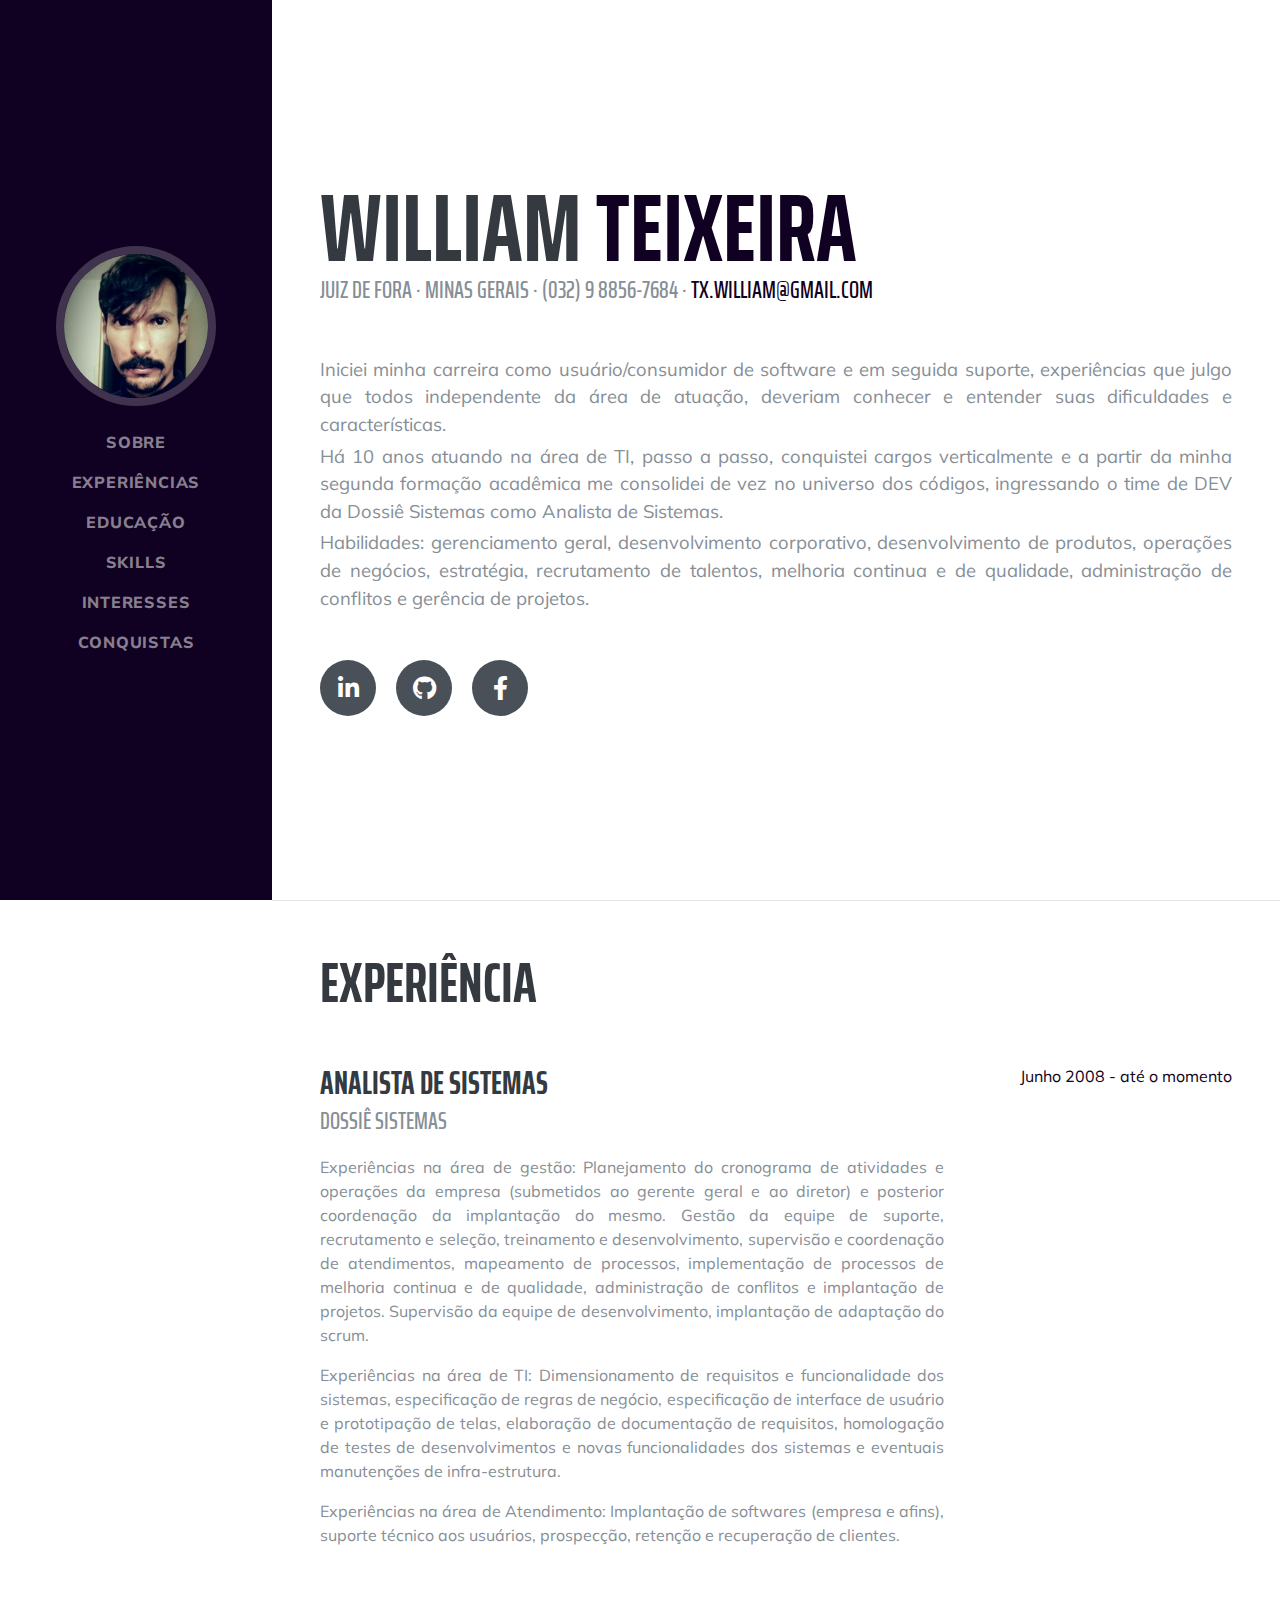
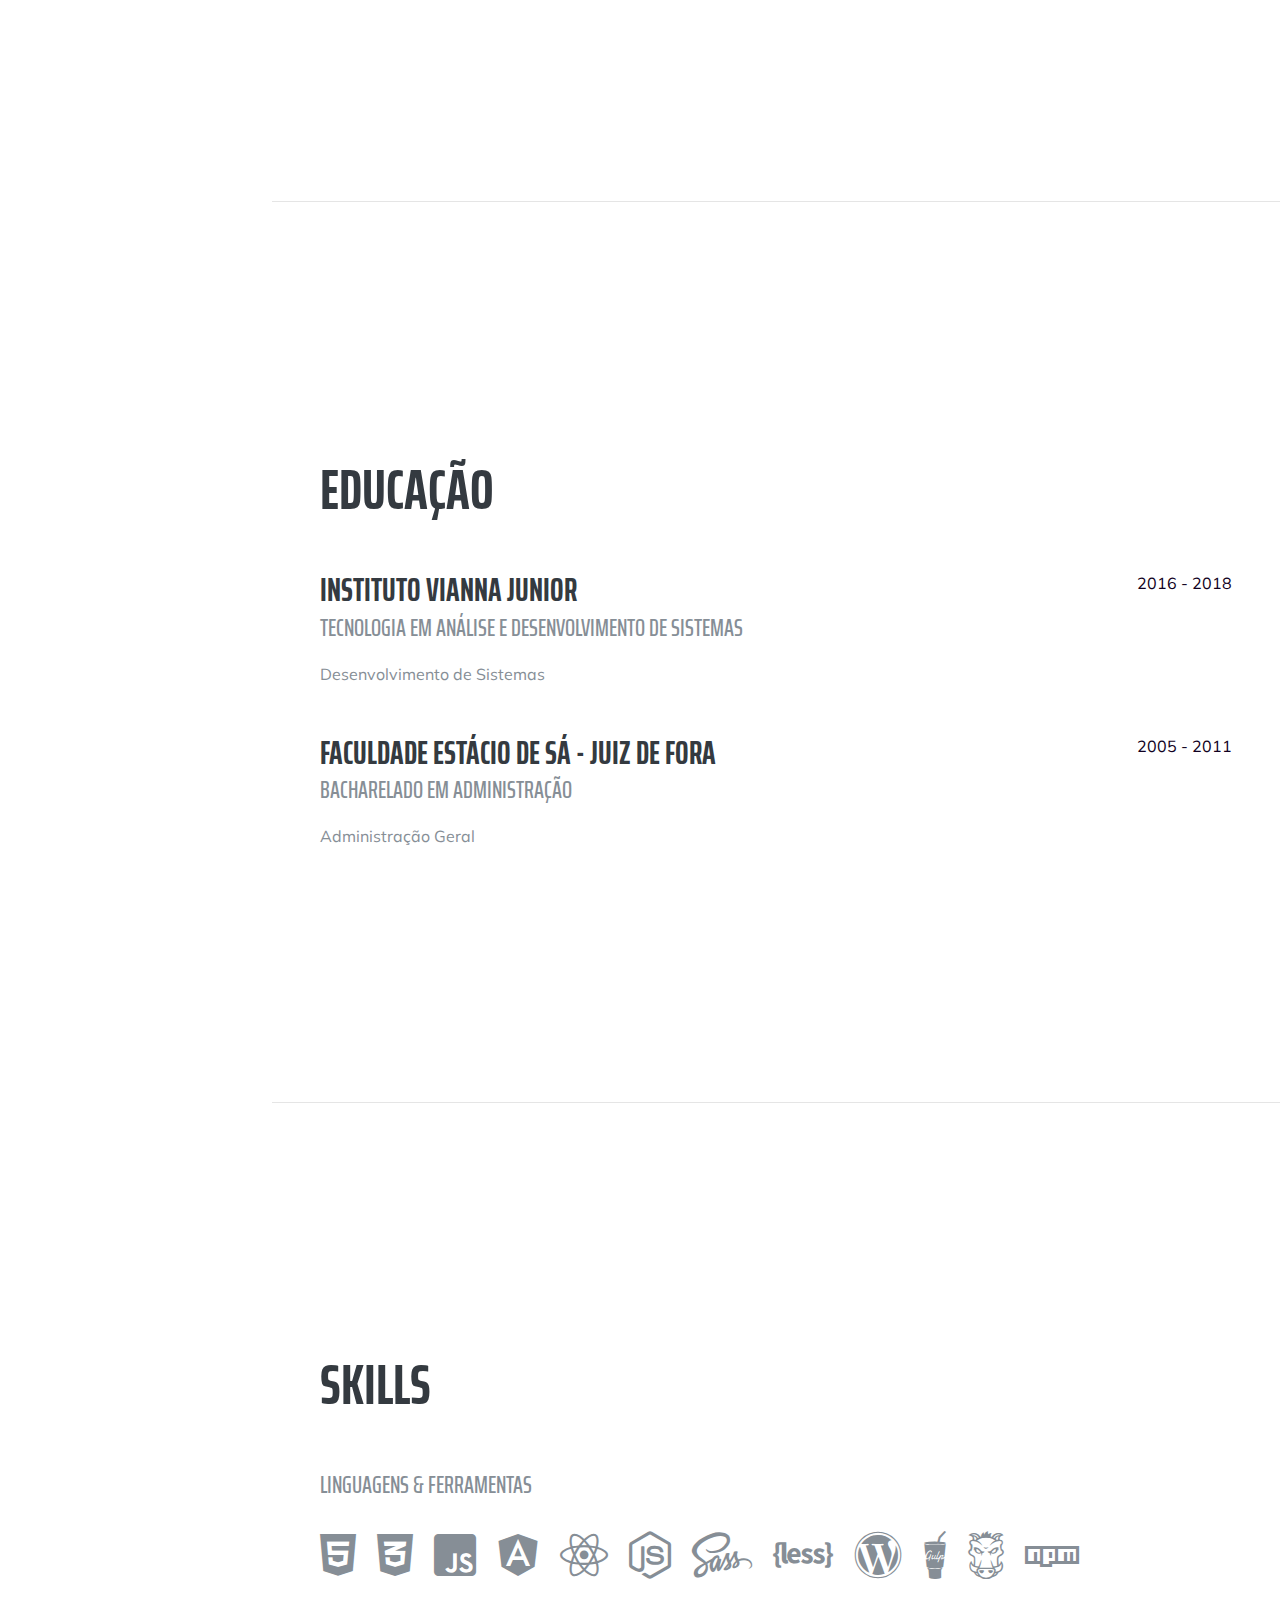
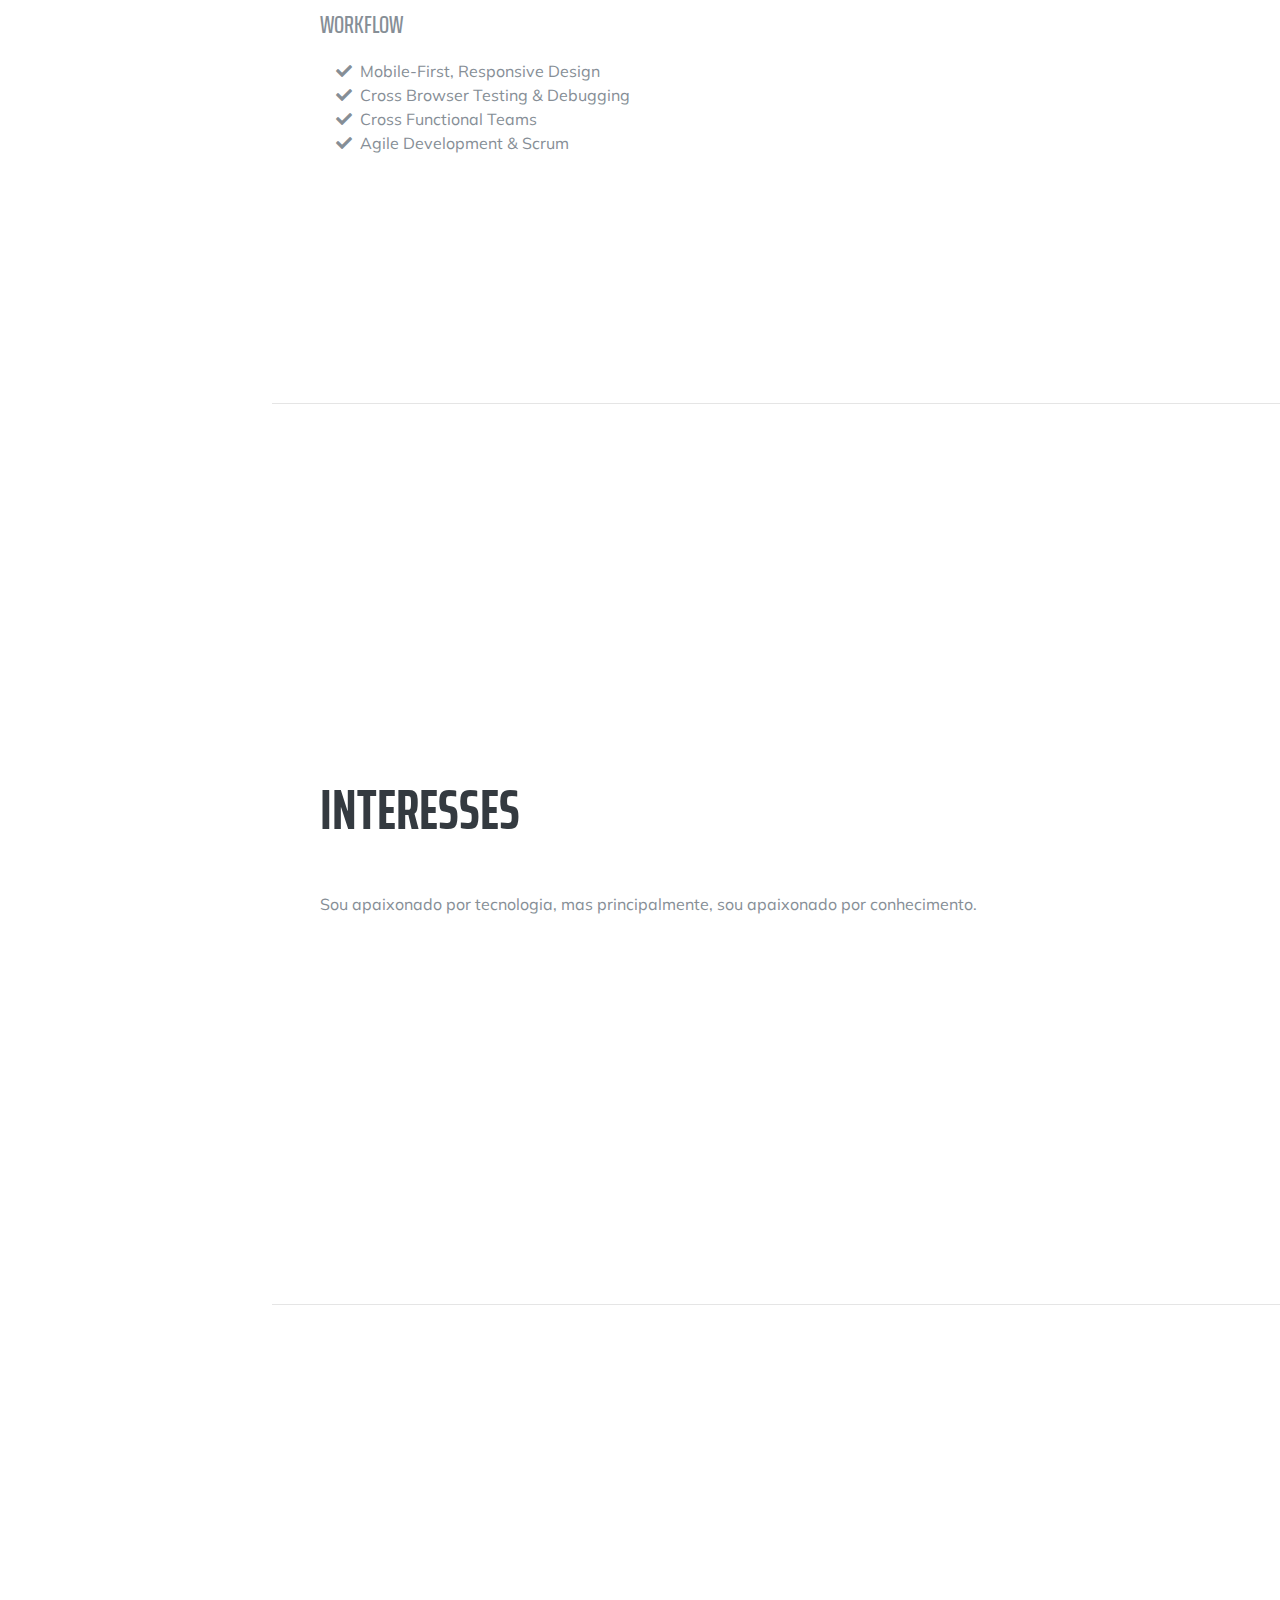
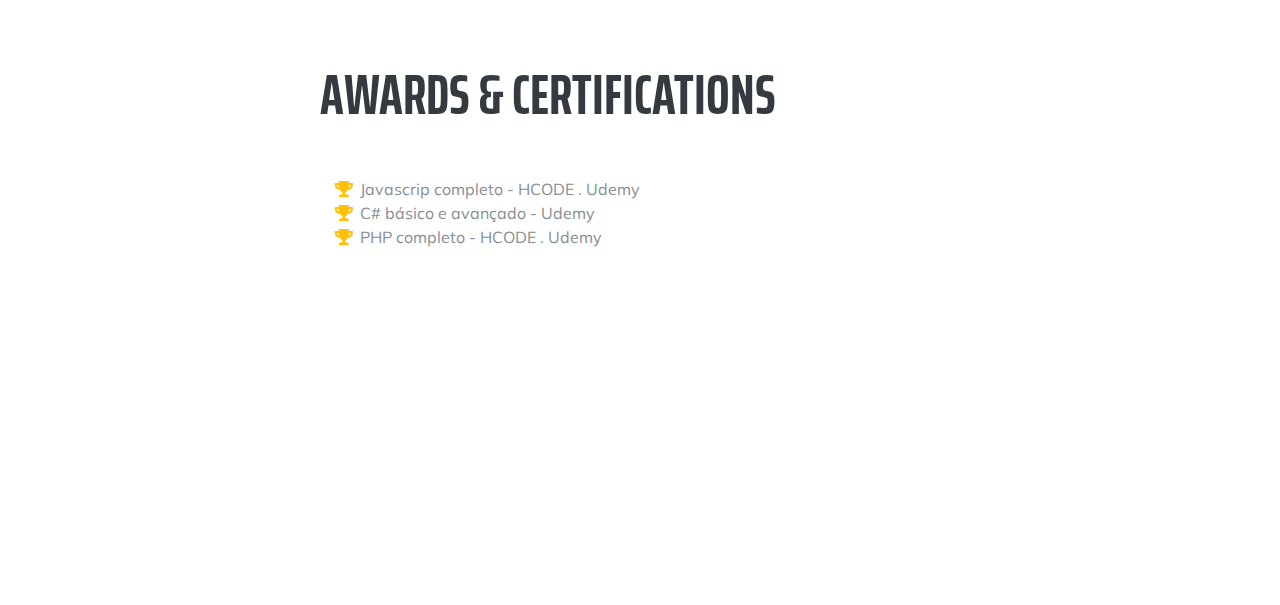
<file: index.html>
<!DOCTYPE html>
<html lang="pt-br">

<head>
  <!-- Global site tag (gtag.js) - Google Analytics -->
  <script async src="https://www.googletagmanager.com/gtag/js?id=UA-86459520-7"></script>
  <script>
    window.dataLayer = window.dataLayer || [];
    function gtag(){dataLayer.push(arguments);}
    gtag('js', new Date());

    gtag('config', 'UA-86459520-7');
  </script>

  <meta charset="utf-8">
  <meta name="viewport" content="width=device-width, initial-scale=1, shrink-to-fit=no">
  <meta name="description" content="Portifólio William Teixeira">
  <meta name="author" content="William Teixeira">

  <!-- Google SearchConsole -->
  <meta name="google-site-verification" content="RW__nsP-EQB4OsCZEG-vm6XinUqNikGSyDsqMlhE3-8" />

  <title>William Teixeira Developer</title>

  <!-- Bootstrap core CSS -->
  <link rel="stylesheet" href="https://stackpath.bootstrapcdn.com/bootstrap/4.4.1/css/bootstrap.min.css"
        integrity="sha384-Vkoo8x4CGsO3+Hhxv8T/Q5PaXtkKtu6ug5TOeNV6gBiFeWPGFN9MuhOf23Q9Ifjh" crossorigin="anonymous">
    <link rel="stylesheet" href="https://cdnjs.cloudflare.com/ajax/libs/font-awesome/5.13.0/css/all.min.css">
   
  <!-- Custom fonts for this template -->
  <link href="https://fonts.googleapis.com/css?family=Saira+Extra+Condensed:500,700" rel="stylesheet">
  <link href="https://fonts.googleapis.com/css?family=Muli:400,400i,800,800i" rel="stylesheet">
  
  <!-- Custom styles for this template -->
  <link href="css/style.css" rel="stylesheet">

</head>

<body id="page-top">

  <nav class="navbar navbar-expand-lg navbar-dark bg-primary fixed-top" id="sideNav">
    <a class="navbar-brand js-scroll-trigger" href="#page-top">
      <span class="d-block d-lg-none">William Teixeira</span>
      <span class="d-none d-lg-block">
        <img class="img-fluid img-profile rounded-circle mx-auto mb-2" src="img/profile.jpg" alt="">
      </span>
    </a>
    <button class="navbar-toggler" type="button" data-toggle="collapse" data-target="#navbarSupportedContent" aria-controls="navbarSupportedContent" aria-expanded="false" aria-label="Toggle navigation">
      <span class="navbar-toggler-icon"></span>
    </button>
    <div class="collapse navbar-collapse" id="navbarSupportedContent">
      <ul class="navbar-nav">
        <li class="nav-item">
          <a class="nav-link js-scroll-trigger" href="#about">Sobre</a>
        </li>
        <li class="nav-item">
          <a class="nav-link js-scroll-trigger" href="#experience">Experiências</a>
        </li>
        <li class="nav-item">
          <a class="nav-link js-scroll-trigger" href="#education">Educação</a>
        </li>
        <li class="nav-item">
          <a class="nav-link js-scroll-trigger" href="#skills">Skills</a>
        </li>
        <li class="nav-item">
          <a class="nav-link js-scroll-trigger" href="#interests">Interesses</a>
        </li>
        <li class="nav-item">
          <a class="nav-link js-scroll-trigger" href="#awards">Conquistas</a>
        </li>
      </ul>
    </div>
  </nav>

  <div class="container-fluid p-0">

    <section class="resume-section p-3 p-lg-5 d-flex align-items-center" id="about">
      <div class="w-100">
        <h1 class="mb-0">William
          <span class="text-primary">Teixeira</span>
        </h1>
        <div class="subheading mb-5">Juiz de Fora · Minas Gerais · (032) 9 8856-7684 ·
          <a href="mailto:tx.william@gmail.com">tx.william@gmail.com</a>
        </div>
        <p class="lead mb-1 text-justify">
          Iniciei minha carreira como usuário/consumidor de software e em seguida suporte, experiências que julgo que todos independente da área de atuação, deveriam conhecer e entender suas dificuldades e características.
        </p>
        <p class="lead mb-1 text-justify">
          Há 10 anos atuando na área de TI, passo a passo, conquistei cargos verticalmente e a partir da minha segunda formação acadêmica me consolidei de vez no universo dos códigos, ingressando o time de DEV da Dossiê Sistemas como Analista de Sistemas.
        </p>
        <p class="lead mb-5 text-justify">
          Habilidades: gerenciamento geral, desenvolvimento corporativo, desenvolvimento de produtos, operações de negócios, estratégia, recrutamento de talentos, melhoria continua e de qualidade, administração de conflitos e gerência de projetos.
        </p>
        <div class="social-icons">
          <a href="https://www.linkedin.com/in/william-teixeira-developer/">
            <i class="fab fa-linkedin-in"></i>
          </a>
          <a href="https://github.com/WilliamTeixeira">
            <i class="fab fa-github"></i>
          </a>
          <a href="https://www.facebook.com/william.teixeira.75">
            <i class="fab fa-facebook-f"></i>
          </a>
        </div>
      </div>
    </section>

    <hr class="m-0">

    <section class="resume-section p-3 p-lg-5 d-flex justify-content-center" id="experience">
      <div class="w-100">
        <h2 class="mb-5">Experiência</h2>

        <div class="resume-item d-flex flex-column flex-md-row justify-content-between mb-5">
          <div class="resume-content">
            <h3 class="mb-0">Analista de Sistemas</h3>
            <div class="subheading mb-3">Dossiê Sistemas</div>
            <p>
              Experiências na área de gestão:
              Planejamento do cronograma de atividades e operações da empresa (submetidos ao gerente geral e ao diretor) e posterior coordenação da implantação do mesmo.
            
              Gestão da equipe de suporte, recrutamento e seleção, treinamento e desenvolvimento, supervisão e coordenação de atendimentos, mapeamento de processos, implementação de processos de melhoria continua e de qualidade, administração de conflitos e implantação de projetos.

              Supervisão da equipe de desenvolvimento, implantação de adaptação do scrum.
            </p>
            <p>
              Experiências na área de TI:
              Dimensionamento de requisitos e funcionalidade dos sistemas, especificação de regras de negócio, especificação de interface de usuário e prototipação de telas, elaboração de documentação de requisitos, homologação de testes de desenvolvimentos e novas funcionalidades dos sistemas e eventuais manutenções de infra-estrutura.
            </p>
            <p>
              Experiências na área de Atendimento:
              Implantação de softwares (empresa e afins), suporte técnico aos usuários, prospecção, retenção e recuperação de clientes.
            </p>
          </div>
          <div class="resume-date text-md-right">
            <span class="text-primary">Junho 2008 - até o momento</span>
          </div>
        </div>

      </div>

    </section>

    <hr class="m-0">

    <section class="resume-section p-3 p-lg-5 d-flex align-items-center" id="education">
      <div class="w-100">
        <h2 class="mb-5">Educação</h2>

        <div class="resume-item d-flex flex-column flex-md-row justify-content-between mb-5">
          <div class="resume-content">
            <h3 class="mb-0">Instituto Vianna Junior</h3>
            <div class="subheading mb-3">Tecnologia em Análise e Desenvolvimento de Sistemas</div>
            <div>Desenvolvimento de Sistemas</div>
          </div>
          <div class="resume-date text-md-right">
            <span class="text-primary">2016 - 2018</span>
          </div>
        </div>

        <div class="resume-item d-flex flex-column flex-md-row justify-content-between">
          <div class="resume-content">
            <h3 class="mb-0">Faculdade Estácio de Sá - Juiz de Fora</h3>
            <div class="subheading mb-3">Bacharelado em Administração</div>
            <div>Administração Geral</div>
          </div>
          <div class="resume-date text-md-right">
            <span class="text-primary">2005 - 2011</span>
          </div>
        </div>

      </div>
    </section>

    <hr class="m-0">

    <section class="resume-section p-3 p-lg-5 d-flex align-items-center" id="skills">
      <div class="w-100">
        <h2 class="mb-5">Skills</h2>

        <div class="subheading mb-3">Linguagens &amp; Ferramentas</div>
        <ul class="list-inline dev-icons">
          <li class="list-inline-item">
            <i class="fab fa-html5"></i>
          </li>
          <li class="list-inline-item">
            <i class="fab fa-css3-alt"></i>
          </li>
          <li class="list-inline-item">
            <i class="fab fa-js-square"></i>
          </li>
          <li class="list-inline-item">
            <i class="fab fa-angular"></i>
          </li>
          <li class="list-inline-item">
            <i class="fab fa-react"></i>
          </li>
          <li class="list-inline-item">
            <i class="fab fa-node-js"></i>
          </li>
          <li class="list-inline-item">
            <i class="fab fa-sass"></i>
          </li>
          <li class="list-inline-item">
            <i class="fab fa-less"></i>
          </li>
          <li class="list-inline-item">
            <i class="fab fa-wordpress"></i>
          </li>
          <li class="list-inline-item">
            <i class="fab fa-gulp"></i>
          </li>
          <li class="list-inline-item">
            <i class="fab fa-grunt"></i>
          </li>
          <li class="list-inline-item">
            <i class="fab fa-npm"></i>
          </li>
        </ul>

        <div class="subheading mb-3">Workflow</div>
        <ul class="fa-ul mb-0">
          <li>
            <i class="fa-li fa fa-check"></i>
            Mobile-First, Responsive Design</li>
          <li>
            <i class="fa-li fa fa-check"></i>
            Cross Browser Testing &amp; Debugging</li>
          <li>
            <i class="fa-li fa fa-check"></i>
            Cross Functional Teams</li>
          <li>
            <i class="fa-li fa fa-check"></i>
            Agile Development &amp; Scrum</li>
        </ul>
      </div>
    </section>

    <hr class="m-0">

    <section class="resume-section p-3 p-lg-5 d-flex align-items-center" id="interests">
      <div class="w-100">
        <h2 class="mb-5">Interesses</h2>
        <p>
          Sou apaixonado por tecnologia, mas principalmente, sou apaixonado por conhecimento. 
        </p>
      </div>
    </section>

    <hr class="m-0">

    <section class="resume-section p-3 p-lg-5 d-flex align-items-center" id="awards">
      <div class="w-100">
        <h2 class="mb-5">Awards &amp; Certifications</h2>
        <ul class="fa-ul mb-0">
          <li>
            <i class="fa-li fa fa-trophy text-warning"></i>
            Javascrip completo - HCODE . Udemy
          </li>
          <li>
            <i class="fa-li fa fa-trophy text-warning"></i>
            C# básico e avançado - Udemy
          </li>
          <li>
            <i class="fa-li fa fa-trophy text-warning"></i>
            PHP completo - HCODE . Udemy
          </li>
          
        </ul>
      </div>
    </section>

  </div>

  <!-- Bootstrap core JavaScript -->
  <script src="https://code.jquery.com/jquery-3.4.1.slim.min.js" integrity="sha384-J6qa4849blE2+poT4WnyKhv5vZF5SrPo0iEjwBvKU7imGFAV0wwj1yYfoRSJoZ+n" crossorigin="anonymous"></script>
  <script src="https://cdn.jsdelivr.net/npm/popper.js@1.16.0/dist/umd/popper.min.js" integrity="sha384-Q6E9RHvbIyZFJoft+2mJbHaEWldlvI9IOYy5n3zV9zzTtmI3UksdQRVvoxMfooAo" crossorigin="anonymous"></script>
  <script src="https://stackpath.bootstrapcdn.com/bootstrap/4.4.1/js/bootstrap.min.js" integrity="sha384-wfSDF2E50Y2D1uUdj0O3uMBJnjuUD4Ih7YwaYd1iqfktj0Uod8GCExl3Og8ifwB6" crossorigin="anonymous"></script>

</body>

</html>
</file>
<file: css/style.css>
body {
  font-family: 'Muli', -apple-system, BlinkMacSystemFont, 'Segoe UI', Roboto, 'Helvetica Neue', Arial, sans-serif, 'Apple Color Emoji', 'Segoe UI Emoji', 'Segoe UI Symbol', 'Noto Color Emoji';
  padding-top: 54px;
  color: #868e96;
}

@media (min-width: 992px) {
  body {
    padding-top: 0;
    padding-left: 17rem;
  }
}

h1,
h2,
h3,
h4,
h5,
h6 {
  font-family: 'Saira Extra Condensed', -apple-system, BlinkMacSystemFont, 'Segoe UI', Roboto, 'Helvetica Neue', Arial, sans-serif, 'Apple Color Emoji', 'Segoe UI Emoji', 'Segoe UI Symbol', 'Noto Color Emoji';
  font-weight: 700;
  text-transform: uppercase;
  color: #343a40;
}

h1 {
  font-size: 6rem;
  line-height: 5.5rem;
}

h2 {
  font-size: 3.5rem;
}

h3 {
  font-size: 2rem;
}

p.lead {
  font-size: 1.15rem;
  font-weight: 400;
}

.subheading {
  text-transform: uppercase;
  font-weight: 500;
  font-family: 'Saira Extra Condensed', -apple-system, BlinkMacSystemFont, 'Segoe UI', Roboto, 'Helvetica Neue', Arial, sans-serif, 'Apple Color Emoji', 'Segoe UI Emoji', 'Segoe UI Symbol', 'Noto Color Emoji';
  font-size: 1.5rem;
}

.social-icons a {
  display: inline-block;
  height: 3.5rem;
  width: 3.5rem;
  background-color: #495057;
  color: #fff !important;
  border-radius: 100%;
  text-align: center;
  font-size: 1.5rem;
  line-height: 3.5rem;
  margin-right: 1rem;
}

.social-icons a:last-child {
  margin-right: 0;
}

.social-icons a:hover {
  background-color: #100021;
}

.dev-icons {
  font-size: 3rem;
}

.dev-icons .list-inline-item i:hover {
  color: #100021;
}

#sideNav .navbar-nav .nav-item .nav-link {
  font-weight: 800;
  letter-spacing: 0.05rem;
  text-transform: uppercase;
}

#sideNav .navbar-toggler:focus {
  outline-color: #9574b8;
}

@media (min-width: 992px) {
  #sideNav {
    text-align: center;
    position: fixed;
    top: 0;
    left: 0;
    display: flex;
    flex-direction: column;
    width: 17rem;
    height: 100vh;
  }
  #sideNav .navbar-brand {
    display: flex;
    margin: auto auto 0;
    padding: 0.5rem;
  }
  #sideNav .navbar-brand .img-profile {
    max-width: 10rem;
    max-height: 10rem;
    border: 0.5rem solid rgba(255, 255, 255, 0.2);
  }
  #sideNav .navbar-collapse {
    display: flex;
    align-items: flex-start;
    flex-grow: 0;
    width: 100%;
    margin-bottom: auto;
  }
  #sideNav .navbar-collapse .navbar-nav {
    flex-direction: column;
    width: 100%;
  }
  #sideNav .navbar-collapse .navbar-nav .nav-item {
    display: block;
  }
  #sideNav .navbar-collapse .navbar-nav .nav-item .nav-link {
    display: block;
  }
}

section.resume-section {
  padding-top: 5rem !important;
  padding-bottom: 5rem !important;
  max-width: 75rem;
}

section.resume-section .resume-item .resume-date {
  min-width: none;
}

@media (min-width: 768px) {
  section.resume-section {
    min-height: 100vh;
  }
  section.resume-section .resume-item .resume-date {
    min-width: 18rem;
  }
}

@media (min-width: 992px) {
  section.resume-section {
    padding-top: 3rem !important;
    padding-bottom: 3rem !important;
  }
}

.bg-primary {
  background-color: #100021 !important;
}

.text-primary {
  color: #100021 !important;
}

a {
  color: #100021;
}

a:hover, a:focus, a:active {
  color: #9574b8;
}

p {
  text-align: justify;
}
</file>
